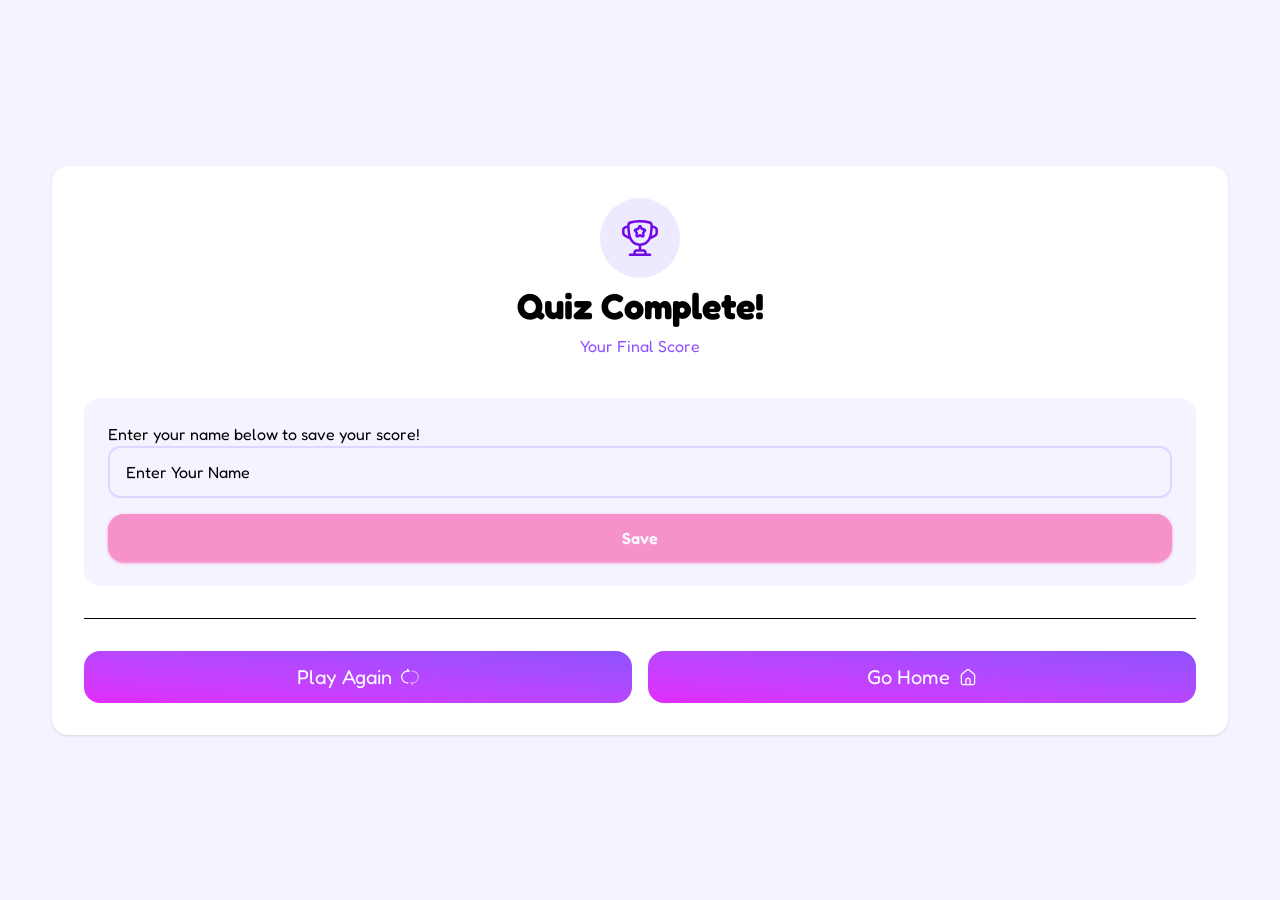
<file: end.html>
<!DOCTYPE html>
<html lang="en">

<head>
  <meta charset="UTF-8">
  <meta name="viewport" content="width=device-width, initial-scale=1.0">
  <title>Play Quiz - QuizMaster | Answer Questions & Track Your Score</title>
  <meta name="description"
    content="Answer multiple-choice questions one at a time and watch your score update live. Test your knowledge and see how many you can get right in this fast-paced quiz challenge.">
  <link rel="shortcut icon" href="./assets/img/logo.ico" type="image/x-icon">

  <link rel="preconnect" href="https://fonts.googleapis.com">
  <link rel="preconnect" href="https://fonts.gstatic.com" crossorigin>
  <link
    href="https://fonts.googleapis.com/css2?family=DM+Sans:ital,opsz,wght@0,9..40,100..1000;1,9..40,100..1000&family=Fredoka:wght@300..700&family=Space+Mono:ital,wght@0,400;0,700;1,400;1,700&display=swap"
    rel="stylesheet">
  <link rel="stylesheet" href="./assets/css/output.css">
</head>

<body class="bg-violet-50 text-black font-display">

  <div class="container px-4 md:px-5 mx-auto">
    <div class="flex flex-col gap-4 justify-center py-5 px-6 sm:px-8 items-center min-h-screen">

      <div class="bg-white rounded-2xl p-6 sm:p-8 shadow-sm w-full flex flex-col gap-2 justify-end">

        <div class="flex flex-col items-center gap-2 mb-6">
          <div class="w-20 h-20 rounded-full bg-violet-100 flex items-center justify-center">
            <svg xmlns="http://www.w3.org/2000/svg" class="w-10 h-10 text-violet-700" viewBox="0 0 24 24">
              <g fill="currentColor" fill-rule="evenodd" clip-rule="evenodd">
                <path
                  d="M11.014 4.8c.172-.225.484-.55.986-.55s.814.325.986.55c.165.214.33.511.5.816l.121.218l.057.1l.099.023l.238.054c.327.074.653.147.903.246c.276.109.65.32.795.785c.142.455-.037.841-.193 1.09c-.145.23-.365.486-.59.749l-.16.188l-.082.097c.002.036.007.078.012.135l.024.25c.034.351.067.691.055.963c-.012.286-.08.718-.468 1.011c-.4.304-.84.238-1.12.157c-.258-.073-.563-.214-.87-.355l-.222-.103l-.085-.039l-.085.04l-.223.102c-.306.141-.611.282-.869.355c-.28.08-.72.147-1.12-.157c-.387-.293-.456-.725-.468-1.01c-.012-.273.02-.613.055-.965l.024-.25l.013-.134l-.083-.097l-.16-.188c-.225-.263-.445-.52-.59-.75c-.156-.248-.335-.634-.193-1.09c.144-.463.519-.675.795-.784c.25-.099.576-.172.903-.246l.238-.054l.1-.023l.056-.1l.121-.218c.17-.305.335-.602.5-.816M12 6.034q-.086.15-.199.354l-.098.176l-.023.04c-.078.144-.208.382-.425.547c-.221.168-.488.226-.643.26l-.044.009l-.19.043c-.176.04-.319.072-.44.103c.079.097.182.219.316.376l.13.152l.03.034c.108.125.282.325.363.585c.08.256.052.52.035.686l-.005.047l-.02.203a25 25 0 0 0-.042.46c.105-.046.223-.1.364-.165l.179-.082l.04-.02c.144-.067.393-.185.672-.185s.528.118.672.186l.04.019l.179.082q.209.097.364.165a25 25 0 0 0-.042-.46l-.02-.203l-.005-.047c-.017-.167-.045-.43.035-.686c.08-.26.255-.46.363-.585l.03-.034l.13-.152c.134-.157.237-.279.316-.376c-.121-.03-.264-.063-.44-.103l-.19-.043l-.044-.01c-.155-.033-.422-.091-.643-.26c-.217-.164-.347-.402-.425-.545l-.023-.041l-.098-.176q-.112-.204-.199-.354m-1.26 4.478l-.001-.004zm2.52 0l.001-.004z" />
                <path
                  d="M7.498 1.607A27 27 0 0 1 12 1.25c1.828 0 3.339.161 4.502.357l.135.023c1.01.169 1.85.31 2.506 1.118c.421.519.557 1.08.588 1.705l.492.164c.463.154.87.29 1.191.44c.348.162.667.37.911.709s.341.707.385 1.088c.04.353.04.78.04 1.27v.144c0 .402 0 .757-.03 1.054c-.032.321-.103.634-.28.936c-.179.303-.418.517-.683.701c-.245.17-.555.343-.907.538l-2.64 1.467c-.54 1.061-1.28 2.007-2.3 2.69c-.875.587-1.922.959-3.16 1.065v2.031h1.43a1.75 1.75 0 0 1 1.716 1.407l.219 1.093H18a.75.75 0 0 1 0 1.5H6a.75.75 0 0 1 0-1.5h1.885l.219-1.093A1.75 1.75 0 0 1 9.82 18.75h1.43v-2.031c-1.238-.106-2.285-.478-3.16-1.064c-1.019-.684-1.76-1.63-2.3-2.691l-2.64-1.467a11 11 0 0 1-.907-.538a2.2 2.2 0 0 1-.682-.7a2.2 2.2 0 0 1-.281-.937c-.03-.297-.03-.652-.03-1.054v-.145c0-.488 0-.916.04-1.269c.044-.381.14-.75.385-1.088c.244-.339.563-.547.91-.71c.323-.15.729-.285 1.192-.439l.492-.164c.031-.626.167-1.186.588-1.705c.657-.809 1.496-.95 2.507-1.118zM9.415 21.25h5.17l-.16-.799a.25.25 0 0 0-.245-.201H9.82a.25.25 0 0 0-.245.201zM4.302 6.023l-.014.005c-.51.17-.834.28-1.07.389c-.217.1-.287.171-.326.226s-.084.143-.111.381c-.03.258-.031.6-.031 1.138v.073c0 .445 0 .724.022.938c.02.196.052.275.082.325c.029.05.082.116.244.229c.176.122.42.258.81.475l1.065.592c-.428-1.57-.6-3.25-.67-4.77m14.725 4.77c.428-1.57.6-3.25.671-4.77l.014.005c.51.17.834.28 1.07.389c.217.1.287.171.326.226s.084.143.111.381c.03.258.031.6.031 1.138v.073c0 .445 0 .724-.022.938c-.02.196-.052.275-.082.325c-.029.05-.082.116-.244.229c-.177.122-.42.258-.81.475zM12 2.75c-1.74 0-3.167.153-4.252.336c-1.207.204-1.46.28-1.726.608c-.262.322-.287.628-.234 1.983c.09 2.258.388 4.696 1.31 6.55c.456.914 1.052 1.662 1.828 2.182c.77.517 1.765.841 3.074.841c1.31 0 2.304-.324 3.075-.841c.776-.52 1.371-1.268 1.826-2.183c.923-1.853 1.221-4.29 1.31-6.55c.055-1.354.03-1.66-.232-1.982c-.266-.328-.52-.404-1.727-.608A25.6 25.6 0 0 0 12 2.75" />
              </g>
            </svg>
          </div>
          <h1 class="text-4xl font-bold">Quiz Complete!</h1>
          <p class="text-violet-500">Your Final Score</p>
          <span class="finaleScore text-6xl font-semibold text-pink-500">0</span>
        </div>

        <form class="bg-violet-50 rounded-2xl p-6">
          <h2 class="endText">Enter your name below to save your score!</h2>
          <input type="text"
            class="userName w-full rounded-xl border-2 border-violet-200 px-4 py-3 outline-none focus:border-pink-400 transition-all "
            name="name" id="username" placeholder="Enter Your Name" />
          <button
            class="saveScoreBtn w-full mt-4 rounded-2xl bg-pink-500 text-white py-3 font-semibold shadow-sm shadow-pink-500 hover:brightness-105 transition-all disabled:opacity-50 disabled:cursor-not-allowed"
            type="submit" onclick="saveHighScore(event)" disabled>Save</button>
        </form>

        <hr class="h-px bg-violet-100 my-6" />

        <div class="flex flex-col sm:flex-row gap-4 w-full">
          <a href="./game.html"
            class="no-underline text-xl px-5 py-3 rounded-2xl text-white text-center flex-1 transition-all ease-in-out duration-300 bg-linear-to-bl from-violet-500 to-fuchsia-500 hover:cursor-pointer hover:shadow-2xl hover:from-violet-600 hover:to-fuchsia-600 hover:scale-105 flex gap-2 items-center justify-center">
            Play Again <svg xmlns="http://www.w3.org/2000/svg" width="1em" height="1em" viewBox="0 0 24 24">
              <path fill="currentColor" fill-rule="evenodd"
                d="M9.53 2.47a.75.75 0 0 0-1.06 1.06l.72.72H9a7.75 7.75 0 1 0 0 15.5h.5a.75.75 0 0 0 0-1.5H9a6.25 6.25 0 0 1 0-12.5h2a.75.75 0 0 0 .53-1.28z"
                clip-rule="evenodd" />
              <path fill="currentColor"
                d="M14.5 4.25a.75.75 0 0 0 0 1.5h.5a6.25 6.25 0 1 1 0 12.5h-2a.75.75 0 0 0-.53 1.28l2 2a.75.75 0 0 0 1.06-1.06l-.72-.72H15a7.75 7.75 0 0 0 0-15.5z"
                opacity=".5" />
            </svg>
          </a>

          <a href="./index.html"
            class="no-underline text-xl px-5 py-3 rounded-2xl text-white text-center flex-1 transition-all ease-in-out duration-300 bg-linear-to-bl from-violet-500 to-fuchsia-500 hover:cursor-pointer hover:shadow-2xl hover:from-violet-600 hover:to-fuchsia-600 hover:scale-105 flex gap-2 items-center justify-center">
            Go Home <svg xmlns="http://www.w3.org/2000/svg" width="1em" height="1em" viewBox="0 0 24 24">
              <g fill="none" stroke="currentColor" stroke-linecap="round" stroke-linejoin="round" stroke-width="1.5">
                <path
                  d="M6.133 21C4.955 21 4 20.02 4 18.81v-8.802c0-.665.295-1.295.8-1.71l5.867-4.818a2.09 2.09 0 0 1 2.666 0l5.866 4.818c.506.415.801 1.045.801 1.71v8.802c0 1.21-.955 2.19-2.133 2.19z" />
                <path d="M9.5 21v-5.5a2 2 0 0 1 2-2h1a2 2 0 0 1 2 2V21" />
              </g>
            </svg>
          </a>
        </div>

      </div>
    </div>
  </div>


  <script src="./assets/js/end.js"></script>
</body>

</html>
</file>
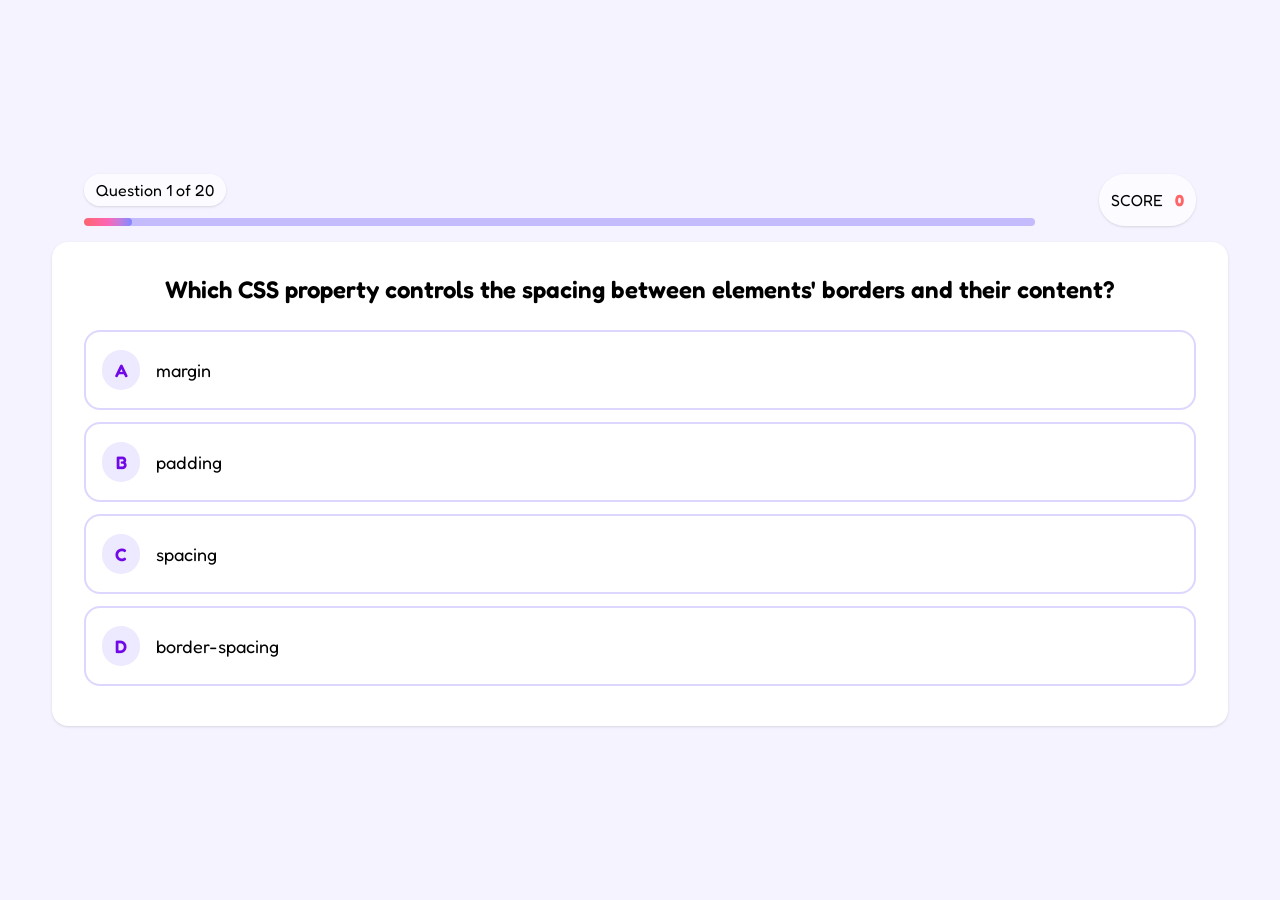
<file: game.html>
<!DOCTYPE html>
<html lang="en">

<head>
  <meta charset="UTF-8">
  <meta name="viewport" content="width=device-width, initial-scale=1.0">
  <title>Play Quiz - QuizMaster | Answer Questions & Track Your Score</title>
  <meta name="description"
    content="Answer multiple-choice questions one at a time and watch your score update live. Test your knowledge and see how many you can get right in this fast-paced quiz challenge.">
  <link rel="shortcut icon" href="./assets/img/logo.ico" type="image/x-icon">

  <link rel="preconnect" href="https://fonts.googleapis.com">
  <link rel="preconnect" href="https://fonts.gstatic.com" crossorigin>
  <link
    href="https://fonts.googleapis.com/css2?family=DM+Sans:ital,opsz,wght@0,9..40,100..1000;1,9..40,100..1000&family=Fredoka:wght@300..700&family=Space+Mono:ital,wght@0,400;0,700;1,400;1,700&display=swap"
    rel="stylesheet">
  <link rel="stylesheet" href="./assets/css/output.css">
  <link rel="stylesheet" href="./assets/css/main.css">
</head>

<body class="bg-violet-50 text-black font-display">

  <div class="container px-4 md:px-5 mx-auto">
    <div class="flex flex-col gap-4 justify-center py-5 px-6 sm:px-8 items-center min-h-screen">

      <div class="flex gap-16 w-full px-6 sm:px-8">
        <div class="w-full flex flex-col gap-3 items-start">
          <span id="progressText" class="progressText bg-white/70 px-3 py-1 rounded-full shadow-sm">Q1 /
            10</span>
          <div class="progressBar w-full h-2 rounded-full overflow-hidden bg-indigo-600/30">
            <div
              class="progressBarFull h-full rounded-full bg-linear-to-r from-red-400 via-pink-400 to-indigo-400 transition-all duration-300 ease-in-out"
              style="width:10%"></div>
          </div>

        </div>

        <span class="bg-white/70 px-3 py-1 rounded-full shadow-sm flex gap-3 items-center">
          SCORE <span class="score text-red-400 font-bold">0</span>
        </span>

      </div>

      <div class="bg-white rounded-2xl p-6 sm:p-8 shadow-sm w-full flex flex-col gap-2 justify-end">

        <h1
          class="question  font-display text-xl sm:text-2xl font-semibold mb-4 flex justify-center items-center w-full rounded-2xl">
          What is the answer to this question?</h1>

        <div class="flex flex-col gap-3">
          <div
            class="choice flex gap-2 items-center w-full rounded-2xl border-2 border-violet-200 group text-lg p-4 transition-all ease-in-out duration-300 hover:cursor-pointer hover:shadow-2xl hover:scale-[1.01]">
            <span
              class="flex h-10 w-10 items-center justify-center rounded-full bg-violet-100 text-violet-700 font-semibold transition-all duration-300 group-hover:bg-violet-500 group-hover:text-white">
              A</span>
            <p class="choice_text p-2 w-full" data-number="1">Choice1</p>
          </div>

          <div
            class="choice flex gap-2 items-center w-full rounded-2xl border-2 border-violet-200 group text-lg p-4 transition-all ease-in-out duration-300 hover:cursor-pointer hover:shadow-2xl hover:scale-[1.01]">
            <span
              class="flex h-10 w-10 items-center justify-center rounded-full bg-violet-100 text-violet-700 font-semibold transition-all duration-300 group-hover:bg-violet-500 group-hover:text-white">B</span>
            <p class="choice_text p-2 w-full" data-number="2">Choice2</p>
          </div>

          <div
            class="choice flex gap-2 items-center w-full rounded-2xl border-2 border-violet-200 group text-lg p-4 transition-all ease-in-out duration-300 hover:cursor-pointer hover:shadow-2xl hover:scale-[1.01]">
            <span
              class="flex h-10 w-10 items-center justify-center rounded-full bg-violet-100 text-violet-700 font-semibold transition-all duration-300 group-hover:bg-violet-500 group-hover:text-white">C</span>
            <p class="choice_text p-2 w-full" data-number="3">Choice3</p>
          </div>

          <div
            class="choice flex gap-2 items-center w-full rounded-2xl border-2 border-violet-200 group text-lg p-4 transition-all ease-in-out duration-300 hover:cursor-pointer hover:shadow-2xl hover:scale-[1.01]">
            <span
              class="flex h-10 w-10 items-center justify-center rounded-full bg-violet-100 text-violet-700 font-semibold transition-all duration-300 group-hover:bg-violet-500 group-hover:text-white">D</span>
            <p class="choice_text p-2 w-full" data-number="4">Choice4</p>
          </div>
        </div>
<div class="flex justify-end">
  <button 
  class="nextBtn hidden flex gap-2 font-display font-semibold px-6 py-2.5 rounded-2xl bg-pink-500 text-white shadow-sm shadow-pink-500 hover:brightness-105">
  Next <svg xmlns="http://www.w3.org/2000/svg" width="24" height="24" viewBox="0 0 24 24">
	<path fill="currentColor" d="M12 21c-.801 0-1.555-.312-2.121-.879S8.999 18.8 9 17.998c0-.746.271-.998.764-1.998H4.928c-1.654 0-3-1.347-3-3s1.346-3 3-3h4.836C9.27 9 9 8.745 9 7.999a2.98 2.98 0 0 1 .88-2.121c1.132-1.132 3.108-1.133 4.241.001L21.242 13l-7.121 7.121A2.98 2.98 0 0 1 12 21m-7.072-9a1.001 1.001 0 0 0 0 2h9.658l-3.293 3.293a1 1 0 0 0-.293.706c0 .269.104.519.293.708a1.023 1.023 0 0 0 1.414 0L18.414 13l-5.707-5.707a1.023 1.023 0 0 0-1.414 0a1 1 0 0 0-.293.706c0 .268.104.519.293.708L14.586 12z" />
</svg>

</button>
</div>

      </div>


    </div>
  </div>

  <script src="./assets/js/game.js"></script>

</body>

</html>
</file>
<file: assets/css/main.css>
.isCorrect {
  border-color: oklch(76.8% 0.233 130.85);
}

.isCorrect span {
  background-color: oklch(76.8% 0.233 130.85);
  color: white;
}

.isNotCorrect {
  border-color: oklch(63.7% 0.237 25.331);
}

.isNotCorrect span {
  background-color: oklch(63.7% 0.237 25.331);
  color: white;
}
</file>
<file: assets/css/output.css>
/*! tailwindcss v4.3.3 | MIT License | https://tailwindcss.com */
@layer properties;
@layer theme, base, components, utilities;
@layer theme {
  :root, :host {
    --color-red-400: oklch(70.4% 0.191 22.216);
    --color-amber-300: oklch(87.9% 0.169 91.605);
    --color-amber-700: oklch(55.5% 0.163 48.998);
    --color-yellow-500: oklch(79.5% 0.184 86.047);
    --color-yellow-700: oklch(55.4% 0.135 66.442);
    --color-green-500: oklch(72.3% 0.219 149.579);
    --color-indigo-400: oklch(67.3% 0.182 276.935);
    --color-indigo-600: oklch(51.1% 0.262 276.966);
    --color-indigo-900: oklch(35.9% 0.144 278.697);
    --color-violet-50: oklch(96.9% 0.016 293.756);
    --color-violet-100: oklch(94.3% 0.029 294.588);
    --color-violet-200: oklch(89.4% 0.057 293.283);
    --color-violet-500: oklch(60.6% 0.25 292.717);
    --color-violet-600: oklch(54.1% 0.281 293.009);
    --color-violet-700: oklch(49.1% 0.27 292.581);
    --color-fuchsia-500: oklch(66.7% 0.295 322.15);
    --color-fuchsia-600: oklch(59.1% 0.293 322.896);
    --color-pink-400: oklch(71.8% 0.202 349.761);
    --color-pink-500: oklch(65.6% 0.241 354.308);
    --color-slate-900: oklch(20.8% 0.042 265.755);
    --color-gray-300: oklch(87.2% 0.01 258.338);
    --color-black: #000;
    --color-white: #fff;
    --spacing: 0.25rem;
    --container-sm: 24rem;
    --container-md: 28rem;
    --text-sm: 0.875rem;
    --text-sm--line-height: calc(1.25 / 0.875);
    --text-lg: 1.125rem;
    --text-lg--line-height: calc(1.75 / 1.125);
    --text-xl: 1.25rem;
    --text-xl--line-height: calc(1.75 / 1.25);
    --text-2xl: 1.5rem;
    --text-2xl--line-height: calc(2 / 1.5);
    --text-3xl: 1.875rem;
    --text-3xl--line-height: calc(2.25 / 1.875);
    --text-4xl: 2.25rem;
    --text-4xl--line-height: calc(2.5 / 2.25);
    --text-5xl: 3rem;
    --text-5xl--line-height: 1;
    --text-6xl: 3.75rem;
    --text-6xl--line-height: 1;
    --font-weight-semibold: 600;
    --font-weight-bold: 700;
    --leading-tight: 1.25;
    --radius-xl: 0.75rem;
    --radius-2xl: 1rem;
    --radius-3xl: 1.5rem;
    --ease-in-out: cubic-bezier(0.4, 0, 0.2, 1);
    --default-transition-duration: 150ms;
    --default-transition-timing-function: cubic-bezier(0.4, 0, 0.2, 1);
  }
}
@layer base {
  *, ::after, ::before, ::backdrop, ::file-selector-button {
    box-sizing: border-box;
    margin: 0;
    padding: 0;
    border: 0 solid;
  }
  html, :host {
    line-height: 1.5;
    -webkit-text-size-adjust: 100%;
    tab-size: 4;
    font-family: DM Sans, sans-serif;
    font-feature-settings: normal;
    font-variation-settings: normal;
    -webkit-tap-highlight-color: transparent;
  }
  hr {
    height: 0;
    color: inherit;
    border-top-width: 1px;
  }
  abbr:where([title]) {
    -webkit-text-decoration: underline dotted;
    text-decoration: underline dotted;
  }
  h1, h2, h3, h4, h5, h6 {
    font-size: inherit;
    font-weight: inherit;
  }
  a {
    color: inherit;
    -webkit-text-decoration: inherit;
    text-decoration: inherit;
  }
  b, strong {
    font-weight: bolder;
  }
  code, kbd, samp, pre {
    font-family: Space Mono, monospace;
    font-feature-settings: normal;
    font-variation-settings: normal;
    font-size: 1em;
  }
  small {
    font-size: 80%;
  }
  sub, sup {
    font-size: 75%;
    line-height: 0;
    position: relative;
    vertical-align: baseline;
  }
  sub {
    bottom: -0.25em;
  }
  sup {
    top: -0.5em;
  }
  table {
    text-indent: 0;
    border-color: inherit;
    border-collapse: collapse;
  }
  :-moz-focusring:where(:not(iframe)) {
    outline: auto;
  }
  progress {
    vertical-align: baseline;
  }
  summary {
    display: list-item;
  }
  ol, ul, menu {
    list-style: none;
  }
  img, svg, video, canvas, audio, iframe, embed, object {
    display: block;
    vertical-align: middle;
  }
  img, video {
    max-width: 100%;
    height: auto;
  }
  button, input, select, optgroup, textarea, ::file-selector-button {
    font: inherit;
    font-feature-settings: inherit;
    font-variation-settings: inherit;
    letter-spacing: inherit;
    color: inherit;
    border-radius: 0;
    background-color: transparent;
    opacity: 1;
  }
  :where(select:is([multiple], [size])) optgroup {
    font-weight: bolder;
  }
  :where(select:is([multiple], [size])) optgroup option {
    padding-inline-start: 20px;
  }
  ::file-selector-button {
    margin-inline-end: 4px;
  }
  ::placeholder {
    opacity: 1;
  }
  @supports (not (-webkit-appearance: -apple-pay-button))  or (contain-intrinsic-size: 1px) {
    ::placeholder {
      color: currentcolor;
      @supports (color: color-mix(in lab, red, red)) {
        color: color-mix(in oklab, currentcolor 50%, transparent);
      }
    }
  }
  textarea {
    resize: vertical;
  }
  ::-webkit-search-decoration {
    -webkit-appearance: none;
  }
  ::-webkit-date-and-time-value {
    min-height: 1lh;
    text-align: inherit;
  }
  ::-webkit-datetime-edit {
    display: inline-flex;
  }
  ::-webkit-datetime-edit-fields-wrapper {
    padding: 0;
  }
  ::-webkit-datetime-edit, ::-webkit-datetime-edit-year-field, ::-webkit-datetime-edit-month-field, ::-webkit-datetime-edit-day-field, ::-webkit-datetime-edit-hour-field, ::-webkit-datetime-edit-minute-field, ::-webkit-datetime-edit-second-field, ::-webkit-datetime-edit-millisecond-field, ::-webkit-datetime-edit-meridiem-field {
    padding-block: 0;
  }
  ::-webkit-calendar-picker-indicator {
    line-height: 1;
  }
  :-moz-ui-invalid {
    box-shadow: none;
  }
  button, input:where([type="button"], [type="reset"], [type="submit"]), ::file-selector-button {
    appearance: button;
  }
  ::-webkit-inner-spin-button, ::-webkit-outer-spin-button {
    height: auto;
  }
  [hidden]:where(:not([hidden="until-found"])) {
    display: none !important;
  }
}
@layer utilities {
  .pointer-events-none {
    pointer-events: none;
  }
  .absolute {
    position: absolute;
  }
  .fixed {
    position: fixed;
  }
  .relative {
    position: relative;
  }
  .static {
    position: static;
  }
  .inset-0 {
    inset: 0px;
  }
  .container {
    width: 100%;
    @media (width >= 480px) {
      max-width: 480px;
    }
    @media (width >= 640px) {
      max-width: 640px;
    }
    @media (width >= 768px) {
      max-width: 768px;
    }
    @media (width >= 992px) {
      max-width: 992px;
    }
    @media (width >= 1280px) {
      max-width: 1280px;
    }
    @media (width >= 1536px) {
      max-width: 1536px;
    }
    @media (width >= 1920px) {
      max-width: 1920px;
    }
  }
  .mx-auto {
    margin-inline: auto;
  }
  .my-6 {
    margin-block: calc(var(--spacing) * 6);
  }
  .mt-2 {
    margin-top: calc(var(--spacing) * 2);
  }
  .mt-4 {
    margin-top: calc(var(--spacing) * 4);
  }
  .mt-5 {
    margin-top: calc(var(--spacing) * 5);
  }
  .mb-3 {
    margin-bottom: calc(var(--spacing) * 3);
  }
  .mb-4 {
    margin-bottom: calc(var(--spacing) * 4);
  }
  .mb-5 {
    margin-bottom: calc(var(--spacing) * 5);
  }
  .mb-6 {
    margin-bottom: calc(var(--spacing) * 6);
  }
  .flex {
    display: flex;
  }
  .grid {
    display: grid;
  }
  .hidden {
    display: none;
  }
  .table {
    display: table;
  }
  .h-2 {
    height: calc(var(--spacing) * 2);
  }
  .h-8 {
    height: calc(var(--spacing) * 8);
  }
  .h-10 {
    height: calc(var(--spacing) * 10);
  }
  .h-11 {
    height: calc(var(--spacing) * 11);
  }
  .h-16 {
    height: calc(var(--spacing) * 16);
  }
  .h-20 {
    height: calc(var(--spacing) * 20);
  }
  .h-22 {
    height: calc(var(--spacing) * 22);
  }
  .h-24 {
    height: calc(var(--spacing) * 24);
  }
  .h-28 {
    height: calc(var(--spacing) * 28);
  }
  .h-full {
    height: 100%;
  }
  .h-px {
    height: 1px;
  }
  .min-h-screen {
    min-height: 100vh;
  }
  .w-0 {
    width: 0px;
  }
  .w-8 {
    width: calc(var(--spacing) * 8);
  }
  .w-10 {
    width: calc(var(--spacing) * 10);
  }
  .w-11 {
    width: calc(var(--spacing) * 11);
  }
  .w-16 {
    width: calc(var(--spacing) * 16);
  }
  .w-20 {
    width: calc(var(--spacing) * 20);
  }
  .w-22 {
    width: calc(var(--spacing) * 22);
  }
  .w-28 {
    width: calc(var(--spacing) * 28);
  }
  .w-100 {
    width: calc(var(--spacing) * 100);
  }
  .w-fit {
    width: fit-content;
  }
  .w-full {
    width: 100%;
  }
  .max-w-1 {
    max-width: var(--spacing);
  }
  .max-w-1\/2 {
    max-width: calc(1 / 2 * 100%);
  }
  .max-w-2 {
    max-width: calc(var(--spacing) * 2);
  }
  .max-w-2\/3 {
    max-width: calc(2 / 3 * 100%);
  }
  .max-w-2\/8 {
    max-width: calc(2 / 8 * 100%);
  }
  .max-w-7 {
    max-width: calc(var(--spacing) * 7);
  }
  .max-w-7\/8 {
    max-width: calc(7 / 8 * 100%);
  }
  .max-w-11 {
    max-width: calc(var(--spacing) * 11);
  }
  .max-w-11\/12 {
    max-width: calc(11 / 12 * 100%);
  }
  .max-w-12 {
    max-width: calc(var(--spacing) * 12);
  }
  .max-w-15 {
    max-width: calc(var(--spacing) * 15);
  }
  .max-w-96 {
    max-width: calc(var(--spacing) * 96);
  }
  .max-w-125 {
    max-width: calc(var(--spacing) * 125);
  }
  .max-w-130 {
    max-width: calc(var(--spacing) * 130);
  }
  .max-w-\[320px\] {
    max-width: 320px;
  }
  .max-w-\[500px\] {
    max-width: 500px;
  }
  .max-w-md {
    max-width: var(--container-md);
  }
  .min-w-md {
    min-width: var(--container-md);
  }
  .min-w-sm {
    min-width: var(--container-sm);
  }
  .flex-1 {
    flex: 1;
  }
  .border-collapse {
    border-collapse: collapse;
  }
  .resize {
    resize: both;
  }
  .list-none {
    list-style-type: none;
  }
  .flex-col {
    flex-direction: column;
  }
  .items-center {
    align-items: center;
  }
  .items-end {
    align-items: flex-end;
  }
  .items-start {
    align-items: flex-start;
  }
  .justify-between {
    justify-content: space-between;
  }
  .justify-center {
    justify-content: center;
  }
  .justify-end {
    justify-content: flex-end;
  }
  .gap-1 {
    gap: var(--spacing);
  }
  .gap-2 {
    gap: calc(var(--spacing) * 2);
  }
  .gap-2\.5 {
    gap: calc(var(--spacing) * 2.5);
  }
  .gap-3 {
    gap: calc(var(--spacing) * 3);
  }
  .gap-4 {
    gap: calc(var(--spacing) * 4);
  }
  .gap-5 {
    gap: calc(var(--spacing) * 5);
  }
  .gap-10 {
    gap: calc(var(--spacing) * 10);
  }
  .gap-16 {
    gap: calc(var(--spacing) * 16);
  }
  .overflow-hidden {
    overflow: hidden;
  }
  .overflow-visible {
    overflow: visible;
  }
  .overflow-x-auto {
    overflow-x: auto;
  }
  .rounded-2xl {
    border-radius: var(--radius-2xl);
  }
  .rounded-3xl {
    border-radius: var(--radius-3xl);
  }
  .rounded-full {
    border-radius: calc(infinity * 1px);
  }
  .rounded-xl {
    border-radius: var(--radius-xl);
  }
  .border {
    border-style: var(--tw-border-style);
    border-width: 1px;
  }
  .border-2 {
    border-style: var(--tw-border-style);
    border-width: 2px;
  }
  .border-green-500 {
    border-color: var(--color-green-500);
  }
  .border-violet-200 {
    border-color: var(--color-violet-200);
  }
  .bg-amber-700 {
    background-color: var(--color-amber-700);
  }
  .bg-gray-300 {
    background-color: var(--color-gray-300);
  }
  .bg-gray-300\/0 {
    background-color: color-mix(in srgb, oklch(87.2% 0.01 258.338) 0%, transparent);
    @supports (color: color-mix(in lab, red, red)) {
      background-color: color-mix(in oklab, var(--color-gray-300) 0%, transparent);
    }
  }
  .bg-green-500 {
    background-color: var(--color-green-500);
  }
  .bg-indigo-600 {
    background-color: var(--color-indigo-600);
  }
  .bg-indigo-600\/10 {
    background-color: color-mix(in srgb, oklch(51.1% 0.262 276.966) 10%, transparent);
    @supports (color: color-mix(in lab, red, red)) {
      background-color: color-mix(in oklab, var(--color-indigo-600) 10%, transparent);
    }
  }
  .bg-indigo-600\/30 {
    background-color: color-mix(in srgb, oklch(51.1% 0.262 276.966) 30%, transparent);
    @supports (color: color-mix(in lab, red, red)) {
      background-color: color-mix(in oklab, var(--color-indigo-600) 30%, transparent);
    }
  }
  .bg-indigo-900 {
    background-color: var(--color-indigo-900);
  }
  .bg-pink-500 {
    background-color: var(--color-pink-500);
  }
  .bg-violet-50 {
    background-color: var(--color-violet-50);
  }
  .bg-violet-100 {
    background-color: var(--color-violet-100);
  }
  .bg-violet-200 {
    background-color: var(--color-violet-200);
  }
  .bg-white {
    background-color: var(--color-white);
  }
  .bg-white\/70 {
    background-color: color-mix(in srgb, #fff 70%, transparent);
    @supports (color: color-mix(in lab, red, red)) {
      background-color: color-mix(in oklab, var(--color-white) 70%, transparent);
    }
  }
  .bg-yellow-500 {
    background-color: var(--color-yellow-500);
  }
  .bg-linear-to-bl {
    --tw-gradient-position: to bottom left;
    @supports (background-image: linear-gradient(in lab, red, red)) {
      --tw-gradient-position: to bottom left in oklab;
    }
    background-image: linear-gradient(var(--tw-gradient-stops));
  }
  .bg-linear-to-r {
    --tw-gradient-position: to right;
    @supports (background-image: linear-gradient(in lab, red, red)) {
      --tw-gradient-position: to right in oklab;
    }
    background-image: linear-gradient(var(--tw-gradient-stops));
  }
  .from-red-400 {
    --tw-gradient-from: var(--color-red-400);
    --tw-gradient-stops: var(--tw-gradient-via-stops, var(--tw-gradient-position), var(--tw-gradient-from) var(--tw-gradient-from-position), var(--tw-gradient-to) var(--tw-gradient-to-position));
  }
  .from-violet-500 {
    --tw-gradient-from: var(--color-violet-500);
    --tw-gradient-stops: var(--tw-gradient-via-stops, var(--tw-gradient-position), var(--tw-gradient-from) var(--tw-gradient-from-position), var(--tw-gradient-to) var(--tw-gradient-to-position));
  }
  .via-pink-400 {
    --tw-gradient-via: var(--color-pink-400);
    --tw-gradient-via-stops: var(--tw-gradient-position), var(--tw-gradient-from) var(--tw-gradient-from-position), var(--tw-gradient-via) var(--tw-gradient-via-position), var(--tw-gradient-to) var(--tw-gradient-to-position);
    --tw-gradient-stops: var(--tw-gradient-via-stops);
  }
  .to-fuchsia-500 {
    --tw-gradient-to: var(--color-fuchsia-500);
    --tw-gradient-stops: var(--tw-gradient-via-stops, var(--tw-gradient-position), var(--tw-gradient-from) var(--tw-gradient-from-position), var(--tw-gradient-to) var(--tw-gradient-to-position));
  }
  .to-indigo-400 {
    --tw-gradient-to: var(--color-indigo-400);
    --tw-gradient-stops: var(--tw-gradient-via-stops, var(--tw-gradient-position), var(--tw-gradient-from) var(--tw-gradient-from-position), var(--tw-gradient-to) var(--tw-gradient-to-position));
  }
  .object-contain {
    object-fit: contain;
  }
  .p-2 {
    padding: calc(var(--spacing) * 2);
  }
  .p-4 {
    padding: calc(var(--spacing) * 4);
  }
  .p-6 {
    padding: calc(var(--spacing) * 6);
  }
  .p-8 {
    padding: calc(var(--spacing) * 8);
  }
  .p-10 {
    padding: calc(var(--spacing) * 10);
  }
  .px-3 {
    padding-inline: calc(var(--spacing) * 3);
  }
  .px-4 {
    padding-inline: calc(var(--spacing) * 4);
  }
  .px-5 {
    padding-inline: calc(var(--spacing) * 5);
  }
  .px-6 {
    padding-inline: calc(var(--spacing) * 6);
  }
  .py-1 {
    padding-block: var(--spacing);
  }
  .py-2 {
    padding-block: calc(var(--spacing) * 2);
  }
  .py-2\.5 {
    padding-block: calc(var(--spacing) * 2.5);
  }
  .py-3 {
    padding-block: calc(var(--spacing) * 3);
  }
  .py-5 {
    padding-block: calc(var(--spacing) * 5);
  }
  .text-center {
    text-align: center;
  }
  .font-display {
    font-family: Fredoka, sans-serif;
  }
  .font-mono {
    font-family: Space Mono, monospace;
  }
  .text-3xl {
    font-size: var(--text-3xl);
    line-height: var(--tw-leading, var(--text-3xl--line-height));
  }
  .text-4xl {
    font-size: var(--text-4xl);
    line-height: var(--tw-leading, var(--text-4xl--line-height));
  }
  .text-5xl {
    font-size: var(--text-5xl);
    line-height: var(--tw-leading, var(--text-5xl--line-height));
  }
  .text-6xl {
    font-size: var(--text-6xl);
    line-height: var(--tw-leading, var(--text-6xl--line-height));
  }
  .text-lg {
    font-size: var(--text-lg);
    line-height: var(--tw-leading, var(--text-lg--line-height));
  }
  .text-sm {
    font-size: var(--text-sm);
    line-height: var(--tw-leading, var(--text-sm--line-height));
  }
  .text-xl {
    font-size: var(--text-xl);
    line-height: var(--tw-leading, var(--text-xl--line-height));
  }
  .leading-tight {
    --tw-leading: var(--leading-tight);
    line-height: var(--leading-tight);
  }
  .font-bold {
    --tw-font-weight: var(--font-weight-bold);
    font-weight: var(--font-weight-bold);
  }
  .font-semibold {
    --tw-font-weight: var(--font-weight-semibold);
    font-weight: var(--font-weight-semibold);
  }
  .text-amber-300 {
    color: var(--color-amber-300);
  }
  .text-amber-700 {
    color: var(--color-amber-700);
  }
  .text-black {
    color: var(--color-black);
  }
  .text-indigo-900 {
    color: var(--color-indigo-900);
  }
  .text-indigo-900\/70 {
    color: color-mix(in srgb, oklch(35.9% 0.144 278.697) 70%, transparent);
    @supports (color: color-mix(in lab, red, red)) {
      color: color-mix(in oklab, var(--color-indigo-900) 70%, transparent);
    }
  }
  .text-pink-500 {
    color: var(--color-pink-500);
  }
  .text-red-400 {
    color: var(--color-red-400);
  }
  .text-violet-500 {
    color: var(--color-violet-500);
  }
  .text-violet-700 {
    color: var(--color-violet-700);
  }
  .text-white {
    color: var(--color-white);
  }
  .text-yellow-500 {
    color: var(--color-yellow-500);
  }
  .text-yellow-700 {
    color: var(--color-yellow-700);
  }
  .no-underline {
    text-decoration-line: none;
  }
  .underline {
    text-decoration-line: underline;
  }
  .shadow {
    --tw-shadow: 0 1px 3px 0 var(--tw-shadow-color, rgb(0 0 0 / 0.1)), 0 1px 2px -1px var(--tw-shadow-color, rgb(0 0 0 / 0.1));
    box-shadow: var(--tw-inset-shadow), var(--tw-inset-ring-shadow), var(--tw-ring-offset-shadow), var(--tw-ring-shadow), var(--tw-shadow);
  }
  .shadow-2xl {
    --tw-shadow: 0 25px 50px -12px var(--tw-shadow-color, rgb(0 0 0 / 0.25));
    box-shadow: var(--tw-inset-shadow), var(--tw-inset-ring-shadow), var(--tw-ring-offset-shadow), var(--tw-ring-shadow), var(--tw-shadow);
  }
  .shadow-\[0_5px_0_0_\#c73b7e\] {
    --tw-shadow: 0 5px 0 0 var(--tw-shadow-color, #c73b7e);
    box-shadow: var(--tw-inset-shadow), var(--tw-inset-ring-shadow), var(--tw-ring-offset-shadow), var(--tw-ring-shadow), var(--tw-shadow);
  }
  .shadow-sm {
    --tw-shadow: 0 1px 3px 0 var(--tw-shadow-color, rgb(0 0 0 / 0.1)), 0 1px 2px -1px var(--tw-shadow-color, rgb(0 0 0 / 0.1));
    box-shadow: var(--tw-inset-shadow), var(--tw-inset-ring-shadow), var(--tw-ring-offset-shadow), var(--tw-ring-shadow), var(--tw-shadow);
  }
  .shadow-pink-500 {
    --tw-shadow-color: oklch(65.6% 0.241 354.308);
    @supports (color: color-mix(in lab, red, red)) {
      --tw-shadow-color: color-mix(in oklab, var(--color-pink-500) var(--tw-shadow-alpha), transparent);
    }
  }
  .outline {
    outline-style: var(--tw-outline-style);
    outline-width: 1px;
  }
  .filter {
    filter: var(--tw-blur,) var(--tw-brightness,) var(--tw-contrast,) var(--tw-grayscale,) var(--tw-hue-rotate,) var(--tw-invert,) var(--tw-saturate,) var(--tw-sepia,) var(--tw-drop-shadow,);
  }
  .transition {
    transition-property: color, background-color, border-color, outline-color, text-decoration-color, fill, stroke, --tw-gradient-from, --tw-gradient-via, --tw-gradient-to, opacity, box-shadow, transform, translate, scale, rotate, filter, -webkit-backdrop-filter, backdrop-filter, display, content-visibility, overlay, pointer-events;
    transition-timing-function: var(--tw-ease, var(--default-transition-timing-function));
    transition-duration: var(--tw-duration, var(--default-transition-duration));
  }
  .transition-all {
    transition-property: all;
    transition-timing-function: var(--tw-ease, var(--default-transition-timing-function));
    transition-duration: var(--tw-duration, var(--default-transition-duration));
  }
  .duration-300 {
    --tw-duration: 300ms;
    transition-duration: 300ms;
  }
  .ease-in-out {
    --tw-ease: var(--ease-in-out);
    transition-timing-function: var(--ease-in-out);
  }
  .outline-none {
    --tw-outline-style: none;
    outline-style: none;
  }
  @media (hover: hover) {
    .group-hover\:bg-violet-500:is(:where(.group):hover *) {
      background-color: var(--color-violet-500);
    }
    .group-hover\:text-white:is(:where(.group):hover *) {
      color: var(--color-white);
    }
    .hover\:scale-105:hover {
      --tw-scale-x: 105%;
      --tw-scale-y: 105%;
      --tw-scale-z: 105%;
      scale: var(--tw-scale-x) var(--tw-scale-y);
    }
    .hover\:scale-\[1\.01\]:hover {
      scale: 1.01;
    }
    .hover\:scale-\[1\.02\]:hover {
      scale: 1.02;
    }
    .hover\:cursor-pointer:hover {
      cursor: pointer;
    }
    .hover\:bg-violet-200:hover {
      background-color: var(--color-violet-200);
    }
    .hover\:from-violet-600:hover {
      --tw-gradient-from: var(--color-violet-600);
      --tw-gradient-stops: var(--tw-gradient-via-stops, var(--tw-gradient-position), var(--tw-gradient-from) var(--tw-gradient-from-position), var(--tw-gradient-to) var(--tw-gradient-to-position));
    }
    .hover\:to-fuchsia-600:hover {
      --tw-gradient-to: var(--color-fuchsia-600);
      --tw-gradient-stops: var(--tw-gradient-via-stops, var(--tw-gradient-position), var(--tw-gradient-from) var(--tw-gradient-from-position), var(--tw-gradient-to) var(--tw-gradient-to-position));
    }
    .hover\:shadow-2xl:hover {
      --tw-shadow: 0 25px 50px -12px var(--tw-shadow-color, rgb(0 0 0 / 0.25));
      box-shadow: var(--tw-inset-shadow), var(--tw-inset-ring-shadow), var(--tw-ring-offset-shadow), var(--tw-ring-shadow), var(--tw-shadow);
    }
    .hover\:brightness-105:hover {
      --tw-brightness: brightness(105%);
      filter: var(--tw-blur,) var(--tw-brightness,) var(--tw-contrast,) var(--tw-grayscale,) var(--tw-hue-rotate,) var(--tw-invert,) var(--tw-saturate,) var(--tw-sepia,) var(--tw-drop-shadow,);
    }
  }
  .focus\:border:focus {
    border-style: var(--tw-border-style);
    border-width: 1px;
  }
  .focus\:border-pink-400:focus {
    border-color: var(--color-pink-400);
  }
  .focus-visible\:outline:focus-visible {
    outline-style: var(--tw-outline-style);
    outline-width: 1px;
  }
  .focus-visible\:outline-2:focus-visible {
    outline-style: var(--tw-outline-style);
    outline-width: 2px;
  }
  .focus-visible\:outline-offset-2:focus-visible {
    outline-offset: 2px;
  }
  .focus-visible\:outline-violet-700:focus-visible {
    outline-color: var(--color-violet-700);
  }
  .disabled\:cursor-not-allowed:disabled {
    cursor: not-allowed;
  }
  .disabled\:opacity-50:disabled {
    opacity: 50%;
  }
  @media (width >= 640px) {
    .sm\:flex-row {
      flex-direction: row;
    }
    .sm\:p-8 {
      padding: calc(var(--spacing) * 8);
    }
    .sm\:px-8 {
      padding-inline: calc(var(--spacing) * 8);
    }
    .sm\:text-2xl {
      font-size: var(--text-2xl);
      line-height: var(--tw-leading, var(--text-2xl--line-height));
    }
    .sm\:text-5xl {
      font-size: var(--text-5xl);
      line-height: var(--tw-leading, var(--text-5xl--line-height));
    }
  }
  @media (width >= 768px) {
    .md\:px-5 {
      padding-inline: calc(var(--spacing) * 5);
    }
  }
  .dark\:bg-slate-900:is(.dark *) {
    background-color: var(--color-slate-900);
  }
  .dark\:text-violet-50:is(.dark *) {
    color: var(--color-violet-50);
  }
}
@property --tw-border-style {
  syntax: "*";
  inherits: false;
  initial-value: solid;
}
@property --tw-gradient-position {
  syntax: "*";
  inherits: false;
}
@property --tw-gradient-from {
  syntax: "<color>";
  inherits: false;
  initial-value: #0000;
}
@property --tw-gradient-via {
  syntax: "<color>";
  inherits: false;
  initial-value: #0000;
}
@property --tw-gradient-to {
  syntax: "<color>";
  inherits: false;
  initial-value: #0000;
}
@property --tw-gradient-stops {
  syntax: "*";
  inherits: false;
}
@property --tw-gradient-via-stops {
  syntax: "*";
  inherits: false;
}
@property --tw-gradient-from-position {
  syntax: "<length-percentage>";
  inherits: false;
  initial-value: 0%;
}
@property --tw-gradient-via-position {
  syntax: "<length-percentage>";
  inherits: false;
  initial-value: 50%;
}
@property --tw-gradient-to-position {
  syntax: "<length-percentage>";
  inherits: false;
  initial-value: 100%;
}
@property --tw-leading {
  syntax: "*";
  inherits: false;
}
@property --tw-font-weight {
  syntax: "*";
  inherits: false;
}
@property --tw-shadow {
  syntax: "*";
  inherits: false;
  initial-value: 0 0 #0000;
}
@property --tw-shadow-color {
  syntax: "*";
  inherits: false;
}
@property --tw-shadow-alpha {
  syntax: "<percentage>";
  inherits: false;
  initial-value: 100%;
}
@property --tw-inset-shadow {
  syntax: "*";
  inherits: false;
  initial-value: 0 0 #0000;
}
@property --tw-inset-shadow-color {
  syntax: "*";
  inherits: false;
}
@property --tw-inset-shadow-alpha {
  syntax: "<percentage>";
  inherits: false;
  initial-value: 100%;
}
@property --tw-ring-color {
  syntax: "*";
  inherits: false;
}
@property --tw-ring-shadow {
  syntax: "*";
  inherits: false;
  initial-value: 0 0 #0000;
}
@property --tw-inset-ring-color {
  syntax: "*";
  inherits: false;
}
@property --tw-inset-ring-shadow {
  syntax: "*";
  inherits: false;
  initial-value: 0 0 #0000;
}
@property --tw-ring-inset {
  syntax: "*";
  inherits: false;
}
@property --tw-ring-offset-width {
  syntax: "<length>";
  inherits: false;
  initial-value: 0px;
}
@property --tw-ring-offset-color {
  syntax: "*";
  inherits: false;
  initial-value: #fff;
}
@property --tw-ring-offset-shadow {
  syntax: "*";
  inherits: false;
  initial-value: 0 0 #0000;
}
@property --tw-outline-style {
  syntax: "*";
  inherits: false;
  initial-value: solid;
}
@property --tw-blur {
  syntax: "*";
  inherits: false;
}
@property --tw-brightness {
  syntax: "*";
  inherits: false;
}
@property --tw-contrast {
  syntax: "*";
  inherits: false;
}
@property --tw-grayscale {
  syntax: "*";
  inherits: false;
}
@property --tw-hue-rotate {
  syntax: "*";
  inherits: false;
}
@property --tw-invert {
  syntax: "*";
  inherits: false;
}
@property --tw-opacity {
  syntax: "*";
  inherits: false;
}
@property --tw-saturate {
  syntax: "*";
  inherits: false;
}
@property --tw-sepia {
  syntax: "*";
  inherits: false;
}
@property --tw-drop-shadow {
  syntax: "*";
  inherits: false;
}
@property --tw-drop-shadow-color {
  syntax: "*";
  inherits: false;
}
@property --tw-drop-shadow-alpha {
  syntax: "<percentage>";
  inherits: false;
  initial-value: 100%;
}
@property --tw-drop-shadow-size {
  syntax: "*";
  inherits: false;
}
@property --tw-duration {
  syntax: "*";
  inherits: false;
}
@property --tw-ease {
  syntax: "*";
  inherits: false;
}
@property --tw-scale-x {
  syntax: "*";
  inherits: false;
  initial-value: 1;
}
@property --tw-scale-y {
  syntax: "*";
  inherits: false;
  initial-value: 1;
}
@property --tw-scale-z {
  syntax: "*";
  inherits: false;
  initial-value: 1;
}
@layer properties {
  @supports ((-webkit-hyphens: none) and (not (margin-trim: inline))) or ((-moz-orient: inline) and (not (color:rgb(from red r g b)))) {
    *, ::before, ::after, ::backdrop {
      --tw-border-style: solid;
      --tw-gradient-position: initial;
      --tw-gradient-from: #0000;
      --tw-gradient-via: #0000;
      --tw-gradient-to: #0000;
      --tw-gradient-stops: initial;
      --tw-gradient-via-stops: initial;
      --tw-gradient-from-position: 0%;
      --tw-gradient-via-position: 50%;
      --tw-gradient-to-position: 100%;
      --tw-leading: initial;
      --tw-font-weight: initial;
      --tw-shadow: 0 0 #0000;
      --tw-shadow-color: initial;
      --tw-shadow-alpha: 100%;
      --tw-inset-shadow: 0 0 #0000;
      --tw-inset-shadow-color: initial;
      --tw-inset-shadow-alpha: 100%;
      --tw-ring-color: initial;
      --tw-ring-shadow: 0 0 #0000;
      --tw-inset-ring-color: initial;
      --tw-inset-ring-shadow: 0 0 #0000;
      --tw-ring-inset: initial;
      --tw-ring-offset-width: 0px;
      --tw-ring-offset-color: #fff;
      --tw-ring-offset-shadow: 0 0 #0000;
      --tw-outline-style: solid;
      --tw-blur: initial;
      --tw-brightness: initial;
      --tw-contrast: initial;
      --tw-grayscale: initial;
      --tw-hue-rotate: initial;
      --tw-invert: initial;
      --tw-opacity: initial;
      --tw-saturate: initial;
      --tw-sepia: initial;
      --tw-drop-shadow: initial;
      --tw-drop-shadow-color: initial;
      --tw-drop-shadow-alpha: 100%;
      --tw-drop-shadow-size: initial;
      --tw-duration: initial;
      --tw-ease: initial;
      --tw-scale-x: 1;
      --tw-scale-y: 1;
      --tw-scale-z: 1;
    }
  }
}
</file>
